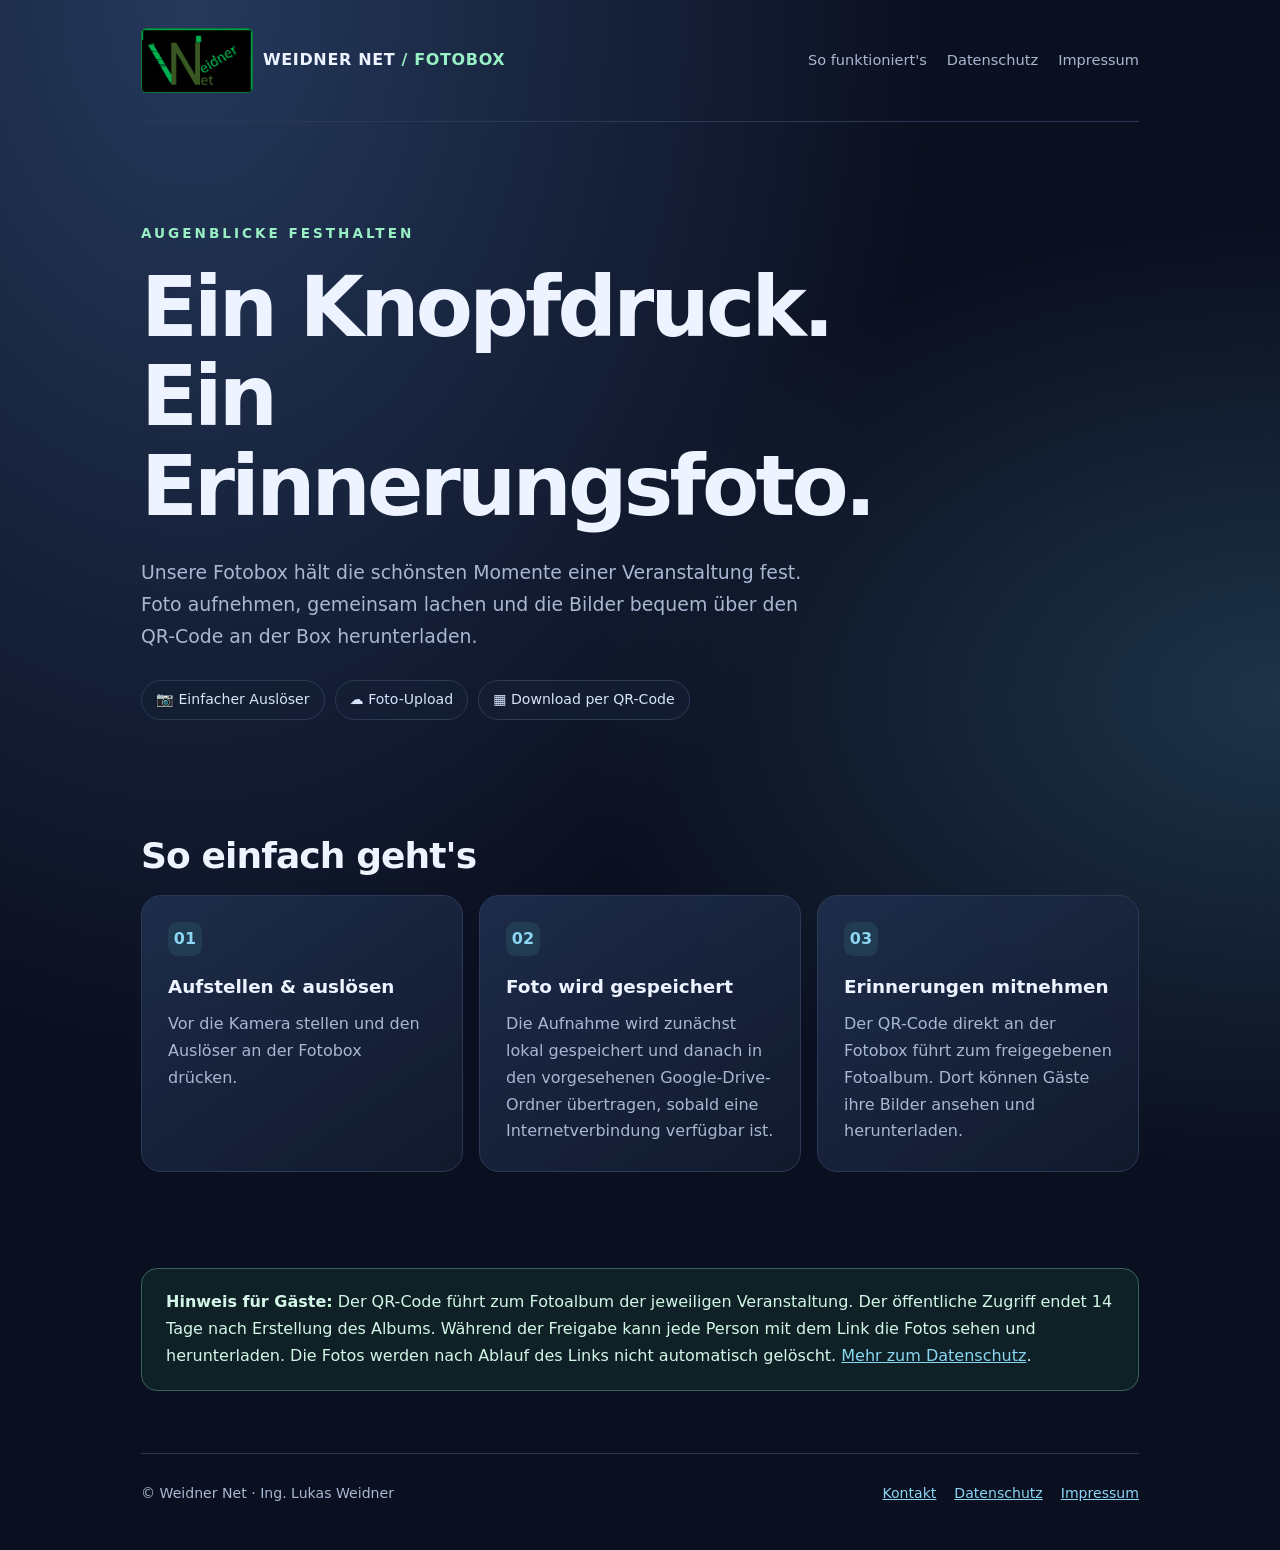
<file: index.html>
<!doctype html>
<html lang="de">
<head>
<meta charset="utf-8">
<meta name="viewport" content="width=device-width, initial-scale=1">
<meta name="description" content="Fotobox von WeidnerNet: Fotos per Knopfdruck aufnehmen und über einen QR-Code herunterladen.">
<title>Fotobox | WeidnerNet</title>
<link rel="stylesheet" href="style.css">
<link rel="icon" href="logo.svg" type="image/svg+xml">
</head>
<body>
<div class="wrap">
<header class="nav"><a class="brand" href="index.html"><img class="brand-logo" src="logo.svg" alt="Weidner Net Firmenlogo" width="112" height="64"><span class="brand-text">WEIDNER NET <span class="brand-accent">/ FOTOBOX</span></span></a><nav class="navlinks" aria-label="Navigation"><a href="#ablauf">So funktioniert's</a><a href="datenschutz.html">Datenschutz</a><a href="impressum.html">Impressum</a></nav></header>
<main>
<section class="hero"><div class="eyebrow">Augenblicke festhalten</div><h1>Ein Knopfdruck.<br>Ein Erinnerungsfoto.</h1><p class="lead">Unsere Fotobox hält die schönsten Momente einer Veranstaltung fest. Foto aufnehmen, gemeinsam lachen und die Bilder bequem über den QR-Code an der Box herunterladen.</p><div class="chips"><span class="chip">📷 Einfacher Auslöser</span><span class="chip">☁️ Foto-Upload</span><span class="chip">▦ Download per QR-Code</span></div></section>
<section id="ablauf" class="section"><h2>So einfach geht's</h2><div class="cards"><article class="card"><span class="step">01</span><h3>Aufstellen & auslösen</h3><p>Vor die Kamera stellen und den Auslöser an der Fotobox drücken.</p></article><article class="card"><span class="step">02</span><h3>Foto wird gespeichert</h3><p>Die Aufnahme wird zunächst lokal gespeichert und danach in den vorgesehenen Google-Drive-Ordner übertragen, sobald eine Internetverbindung verfügbar ist.</p></article><article class="card"><span class="step">03</span><h3>Erinnerungen mitnehmen</h3><p>Der QR-Code direkt an der Fotobox führt zum freigegebenen Fotoalbum. Dort können Gäste ihre Bilder ansehen und herunterladen.</p></article></div></section>
<section class="section"><div class="notice"><strong>Hinweis für Gäste:</strong> Der QR-Code führt zum Fotoalbum der jeweiligen Veranstaltung. Der öffentliche Zugriff endet 14 Tage nach Erstellung des Albums. Während der Freigabe kann jede Person mit dem Link die Fotos sehen und herunterladen. Die Fotos werden nach Ablauf des Links nicht automatisch gelöscht. <a href="datenschutz.html">Mehr zum Datenschutz</a>.</div></section>
</main>
<footer class="footer"><span>© Weidner Net · Ing. Lukas Weidner</span><div class="footerlinks"><a href="mailto:office@weidnernet.com">Kontakt</a><a href="datenschutz.html">Datenschutz</a><a href="impressum.html">Impressum</a></div></footer>
</div></body></html>
</file>
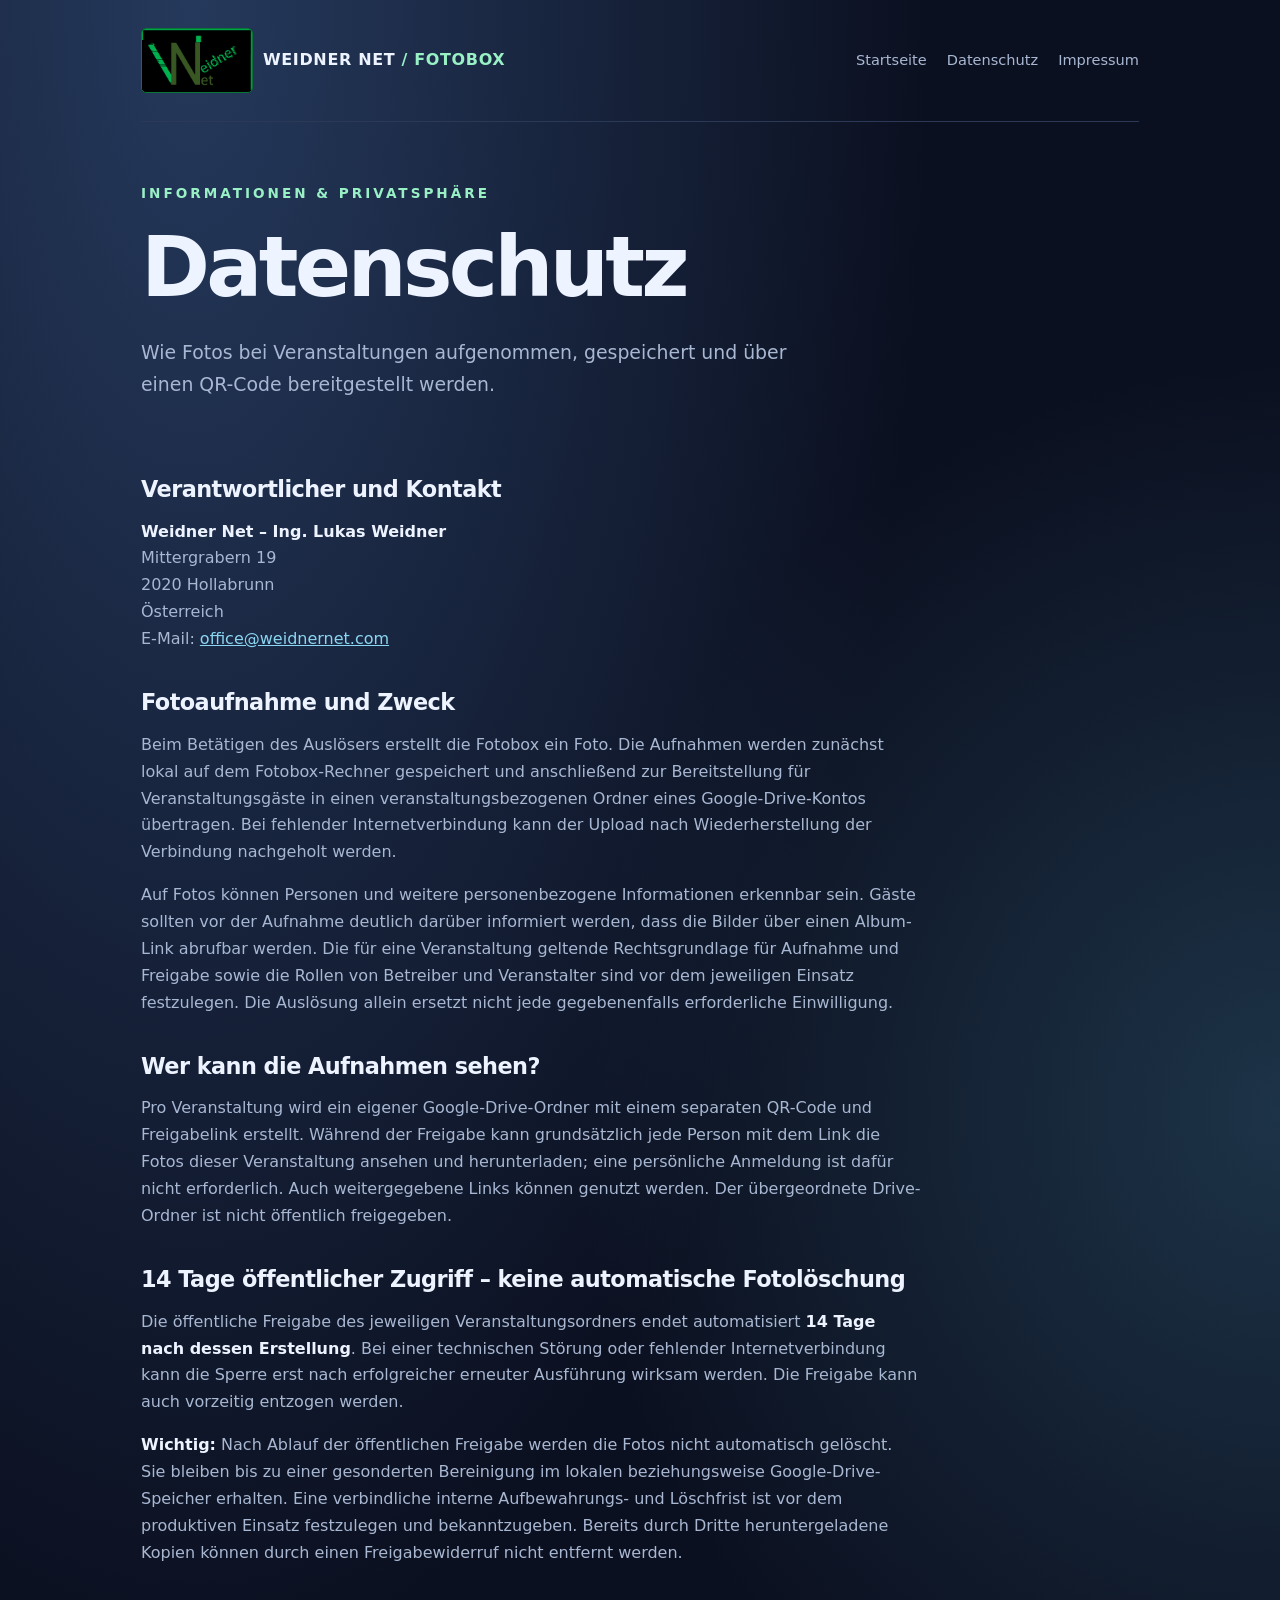
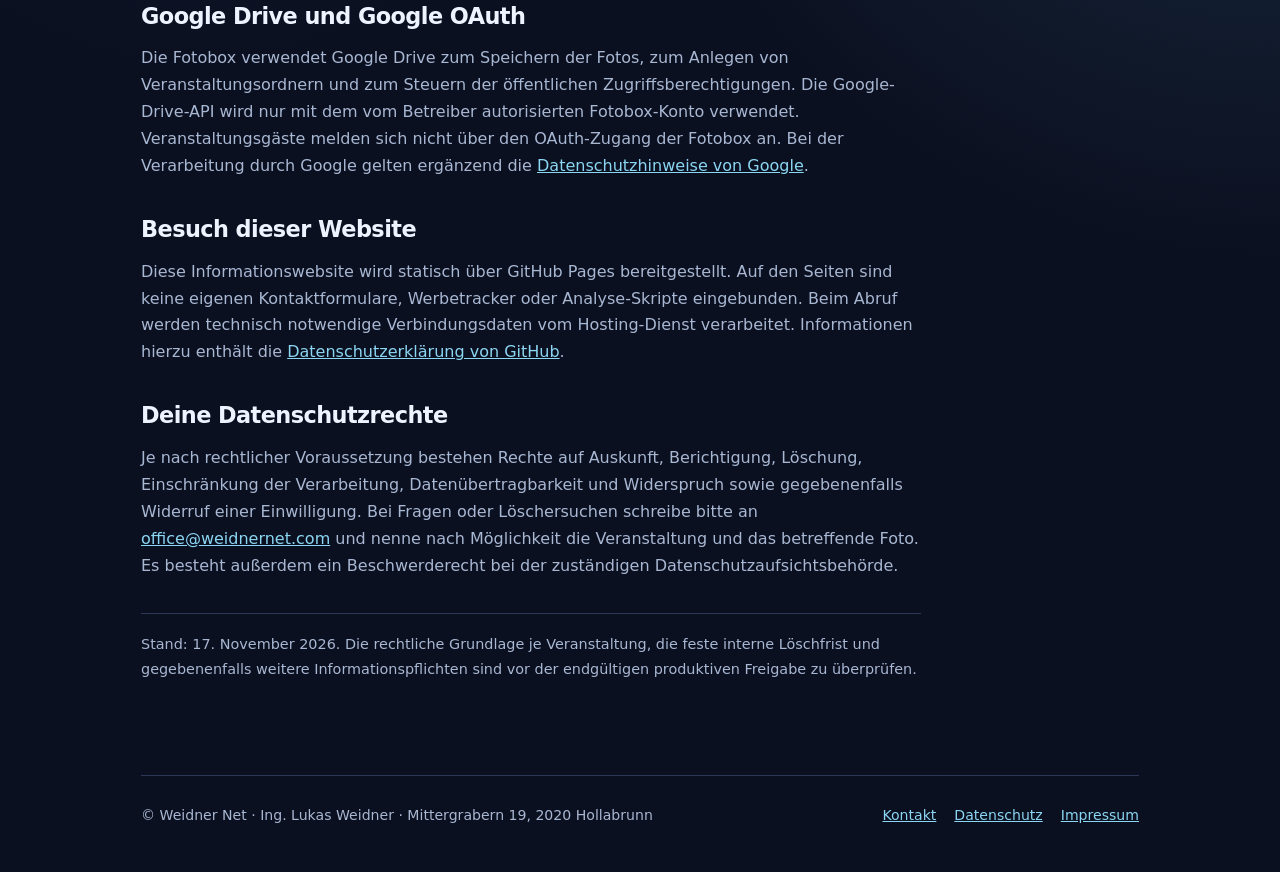
<file: datenschutz.html>
<!doctype html>
<html lang="de">
<head>
  <meta charset="utf-8">
  <meta name="viewport" content="width=device-width, initial-scale=1">
  <meta name="description" content="Datenschutzhinweise zur Fotobox, zur Google-Drive-Fotofreigabe und zur Website">
  <title>Datenschutz | Weidner Net Fotobox</title>
  <link rel="stylesheet" href="style.css">
  <link rel="icon" href="logo.svg" type="image/svg+xml">
</head>
<body><div class="wrap">
<header class="nav"><a class="brand" href="index.html"><img class="brand-logo" src="logo.svg" alt="Weidner Net Firmenlogo" width="112" height="64"><span class="brand-text">WEIDNER NET <span class="brand-accent">/ FOTOBOX</span></span></a><nav class="navlinks" aria-label="Navigation"><a href="index.html">Startseite</a><a href="datenschutz.html">Datenschutz</a><a href="impressum.html">Impressum</a></nav></header>
<main><section class="pagehead"><div class="eyebrow">Informationen &amp; Privatsphäre</div><h1>Datenschutz</h1><p class="lead">Wie Fotos bei Veranstaltungen aufgenommen, gespeichert und über einen QR-Code bereitgestellt werden.</p></section>
<section class="bodycopy">
<h2>Verantwortlicher und Kontakt</h2>
<p><strong>Weidner Net – Ing. Lukas Weidner</strong><br>Mittergrabern 19<br>2020 Hollabrunn<br>Österreich<br>E-Mail: <a href="mailto:office@weidnernet.com">office@weidnernet.com</a></p>
<h2>Fotoaufnahme und Zweck</h2>
<p>Beim Betätigen des Auslösers erstellt die Fotobox ein Foto. Die Aufnahmen werden zunächst lokal auf dem Fotobox-Rechner gespeichert und anschließend zur Bereitstellung für Veranstaltungsgäste in einen veranstaltungsbezogenen Ordner eines Google-Drive-Kontos übertragen. Bei fehlender Internetverbindung kann der Upload nach Wiederherstellung der Verbindung nachgeholt werden.</p>
<p>Auf Fotos können Personen und weitere personenbezogene Informationen erkennbar sein. Gäste sollten vor der Aufnahme deutlich darüber informiert werden, dass die Bilder über einen Album-Link abrufbar werden. Die für eine Veranstaltung geltende Rechtsgrundlage für Aufnahme und Freigabe sowie die Rollen von Betreiber und Veranstalter sind vor dem jeweiligen Einsatz festzulegen. Die Auslösung allein ersetzt nicht jede gegebenenfalls erforderliche Einwilligung.</p>
<h2>Wer kann die Aufnahmen sehen?</h2>
<p>Pro Veranstaltung wird ein eigener Google-Drive-Ordner mit einem separaten QR-Code und Freigabelink erstellt. Während der Freigabe kann grundsätzlich jede Person mit dem Link die Fotos dieser Veranstaltung ansehen und herunterladen; eine persönliche Anmeldung ist dafür nicht erforderlich. Auch weitergegebene Links können genutzt werden. Der übergeordnete Drive-Ordner ist nicht öffentlich freigegeben.</p>
<h2>14 Tage öffentlicher Zugriff – keine automatische Fotolöschung</h2>
<p>Die öffentliche Freigabe des jeweiligen Veranstaltungsordners endet automatisiert <strong>14 Tage nach dessen Erstellung</strong>. Bei einer technischen Störung oder fehlender Internetverbindung kann die Sperre erst nach erfolgreicher erneuter Ausführung wirksam werden. Die Freigabe kann auch vorzeitig entzogen werden.</p>
<p><strong>Wichtig:</strong> Nach Ablauf der öffentlichen Freigabe werden die Fotos nicht automatisch gelöscht. Sie bleiben bis zu einer gesonderten Bereinigung im lokalen beziehungsweise Google-Drive-Speicher erhalten. Eine verbindliche interne Aufbewahrungs- und Löschfrist ist vor dem produktiven Einsatz festzulegen und bekanntzugeben. Bereits durch Dritte heruntergeladene Kopien können durch einen Freigabewiderruf nicht entfernt werden.</p>
<h2>Google Drive und Google OAuth</h2>
<p>Die Fotobox verwendet Google Drive zum Speichern der Fotos, zum Anlegen von Veranstaltungsordnern und zum Steuern der öffentlichen Zugriffsberechtigungen. Die Google-Drive-API wird nur mit dem vom Betreiber autorisierten Fotobox-Konto verwendet. Veranstaltungsgäste melden sich nicht über den OAuth-Zugang der Fotobox an. Bei der Verarbeitung durch Google gelten ergänzend die <a href="https://policies.google.com/privacy" rel="noopener noreferrer">Datenschutzhinweise von Google</a>.</p>
<h2>Besuch dieser Website</h2>
<p>Diese Informationswebsite wird statisch über GitHub Pages bereitgestellt. Auf den Seiten sind keine eigenen Kontaktformulare, Werbetracker oder Analyse-Skripte eingebunden. Beim Abruf werden technisch notwendige Verbindungsdaten vom Hosting-Dienst verarbeitet. Informationen hierzu enthält die <a href="https://docs.github.com/de/site-policy/privacy-policies/github-general-privacy-statement" rel="noopener noreferrer">Datenschutzerklärung von GitHub</a>.</p>
<h2>Deine Datenschutzrechte</h2>
<p>Je nach rechtlicher Voraussetzung bestehen Rechte auf Auskunft, Berichtigung, Löschung, Einschränkung der Verarbeitung, Datenübertragbarkeit und Widerspruch sowie gegebenenfalls Widerruf einer Einwilligung. Bei Fragen oder Löschersuchen schreibe bitte an <a href="mailto:office@weidnernet.com">office@weidnernet.com</a> und nenne nach Möglichkeit die Veranstaltung und das betreffende Foto. Es besteht außerdem ein Beschwerderecht bei der zuständigen Datenschutzaufsichtsbehörde.</p>
<p class="legal-note">Stand: 17. November 2026. Die rechtliche Grundlage je Veranstaltung, die feste interne Löschfrist und gegebenenfalls weitere Informationspflichten sind vor der endgültigen produktiven Freigabe zu überprüfen.</p>
</section></main>
<footer class="footer"><span>© Weidner Net · Ing. Lukas Weidner · Mittergrabern 19, 2020 Hollabrunn</span><div class="footerlinks"><a href="mailto:office@weidnernet.com">Kontakt</a><a href="datenschutz.html">Datenschutz</a><a href="impressum.html">Impressum</a></div></footer>
</div></body></html>
</file>
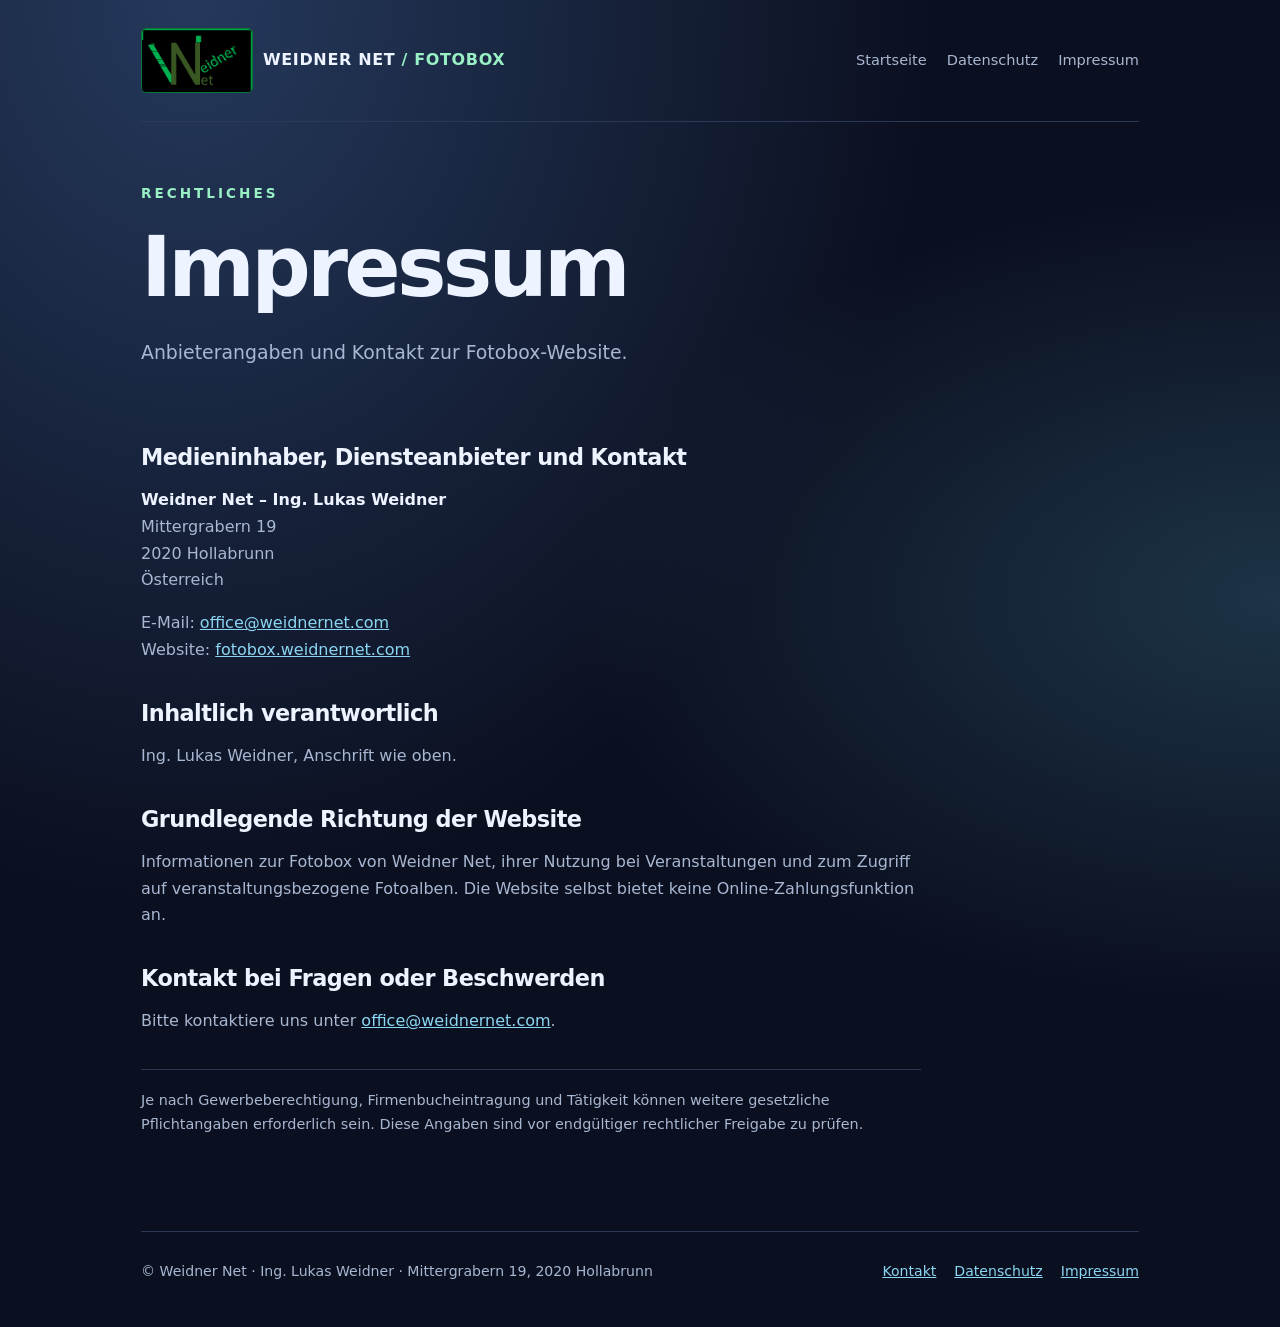
<file: impressum.html>
<!doctype html>
<html lang="de">
<head>
  <meta charset="utf-8">
  <meta name="viewport" content="width=device-width, initial-scale=1">
  <meta name="description" content="Impressum und Anbieterangaben der Weidner Net Fotobox">
  <title>Impressum | Weidner Net Fotobox</title>
  <link rel="stylesheet" href="style.css">
  <link rel="icon" href="logo.svg" type="image/svg+xml">
</head>
<body><div class="wrap">
<header class="nav"><a class="brand" href="index.html"><img class="brand-logo" src="logo.svg" alt="Weidner Net Firmenlogo" width="112" height="64"><span class="brand-text">WEIDNER NET <span class="brand-accent">/ FOTOBOX</span></span></a><nav class="navlinks" aria-label="Navigation"><a href="index.html">Startseite</a><a href="datenschutz.html">Datenschutz</a><a href="impressum.html">Impressum</a></nav></header>
<main><section class="pagehead"><div class="eyebrow">Rechtliches</div><h1>Impressum</h1><p class="lead">Anbieterangaben und Kontakt zur Fotobox-Website.</p></section>
<section class="bodycopy">
<h2>Medieninhaber, Diensteanbieter und Kontakt</h2>
<p><strong>Weidner Net – Ing. Lukas Weidner</strong><br>Mittergrabern 19<br>2020 Hollabrunn<br>Österreich</p>
<p>E-Mail: <a href="mailto:office@weidnernet.com">office@weidnernet.com</a><br>Website: <a href="https://fotobox.weidnernet.com/">fotobox.weidnernet.com</a></p>
<h2>Inhaltlich verantwortlich</h2><p>Ing. Lukas Weidner, Anschrift wie oben.</p>
<h2>Grundlegende Richtung der Website</h2><p>Informationen zur Fotobox von Weidner Net, ihrer Nutzung bei Veranstaltungen und zum Zugriff auf veranstaltungsbezogene Fotoalben. Die Website selbst bietet keine Online-Zahlungsfunktion an.</p>
<h2>Kontakt bei Fragen oder Beschwerden</h2><p>Bitte kontaktiere uns unter <a href="mailto:office@weidnernet.com">office@weidnernet.com</a>.</p>
<p class="legal-note">Je nach Gewerbeberechtigung, Firmenbucheintragung und Tätigkeit können weitere gesetzliche Pflichtangaben erforderlich sein. Diese Angaben sind vor endgültiger rechtlicher Freigabe zu prüfen.</p>
</section></main>
<footer class="footer"><span>© Weidner Net · Ing. Lukas Weidner · Mittergrabern 19, 2020 Hollabrunn</span><div class="footerlinks"><a href="mailto:office@weidnernet.com">Kontakt</a><a href="datenschutz.html">Datenschutz</a><a href="impressum.html">Impressum</a></div></footer>
</div></body></html>
</file>
<file: style.css>
:root{color-scheme:dark;--bg:#0b1020;--panel:#151e34;--line:#2b3856;--ink:#edf3ff;--muted:#a8b7d2;--accent:#8bd6f2;--green:#99f0c5}*{box-sizing:border-box}html{scroll-behavior:smooth}body{margin:0;background:radial-gradient(ellipse at 15% 0%,#25395c 0%,transparent 48%),radial-gradient(ellipse at 100% 45%,#1d3347 0%,transparent 39%),var(--bg);color:var(--ink);font:16px/1.68 system-ui,-apple-system,BlinkMacSystemFont,"Segoe UI",sans-serif;min-height:100vh}a{color:var(--accent)}a:hover{text-decoration:none}.wrap{max-width:1050px;margin:auto;padding:0 26px}.nav{display:flex;align-items:center;justify-content:space-between;gap:18px;padding:28px 0;border-bottom:1px solid var(--line)}.brand{display:flex;gap:10px;align-items:center;text-decoration:none;color:var(--ink);font-weight:750;letter-spacing:.04em}.brandmark{display:grid;place-items:center;border:1px solid #46768f;border-radius:12px;width:40px;height:40px;background:#162f43;color:var(--accent);font-size:22px}.navlinks{display:flex;gap:20px;flex-wrap:wrap}.navlinks a{color:var(--muted);font-size:.91rem;text-decoration:none}.navlinks a:hover{color:var(--ink)}.hero{padding:100px 0 80px;max-width:810px}.eyebrow{font-size:.85rem;letter-spacing:.22em;text-transform:uppercase;color:var(--green);font-weight:700}h1{font-size:clamp(2.8rem,7vw,5.2rem);line-height:1.08;letter-spacing:-.045em;margin:18px 0 25px}h2{font-size:clamp(1.6rem,3vw,2.25rem);letter-spacing:-.025em;line-height:1.2;margin:0 0 18px}h3{margin:0 0 8px;font-size:1.15rem}.lead{color:var(--muted);font-size:1.18rem;max-width:670px}.chips{display:flex;gap:10px;flex-wrap:wrap;margin-top:28px}.chip{border:1px solid var(--line);background:rgba(21,30,52,.7);border-radius:100px;padding:7px 14px;font-size:.88rem;color:#d7e4fb}.section{padding:34px 0 62px}.cards{display:grid;grid-template-columns:repeat(3,minmax(0,1fr));gap:16px}.card{border:1px solid var(--line);border-radius:20px;padding:26px;background:linear-gradient(145deg,rgba(30,46,77,.92),rgba(18,26,45,.9))}.card p{margin:0;color:var(--muted)}.step{display:inline-grid;place-items:center;width:34px;height:34px;border-radius:9px;background:#213b52;color:var(--accent);font-weight:bold;margin-bottom:16px}.notice{border:1px solid #386258;border-radius:16px;padding:20px 24px;background:#14342d77;color:#d3f7e7}.pagehead{padding:60px 0 20px;max-width:790px}.bodycopy{max-width:780px;padding-bottom:80px;color:#d4dff1}.bodycopy h2{font-size:1.4rem;margin:36px 0 9px;color:var(--ink)}.bodycopy p,.bodycopy li{color:var(--muted)}.bodycopy strong{color:var(--ink)}.draft{border:1px solid #897446;background:#3f321a88;padding:14px 18px;border-radius:12px;color:#ffe5b3}.footer{padding:28px 0 44px;border-top:1px solid var(--line);display:flex;gap:16px;justify-content:space-between;flex-wrap:wrap;color:var(--muted);font-size:.88rem}.footerlinks{display:flex;gap:18px;flex-wrap:wrap}@media(max-width:730px){.cards{grid-template-columns:1fr}.hero{padding:64px 0}.nav{align-items:flex-start;flex-direction:column}.wrap{padding:0 20px}}
/* Fotobox branding and legal pages */
.brand-logo{width:112px;height:auto;display:block;border:1px solid #087637;background:#000;border-radius:5px;flex-shrink:0}
.brand-text{display:inline-block;font-weight:800;line-height:1.25}
.brand-accent{color:var(--green)}
.legal-note{margin-top:34px;border-top:1px solid var(--line);padding-top:18px;font-size:.9rem;color:var(--muted)}
@media(max-width:730px){.brand-logo{width:92px}.brand-text{font-size:.9rem}}
</file>
